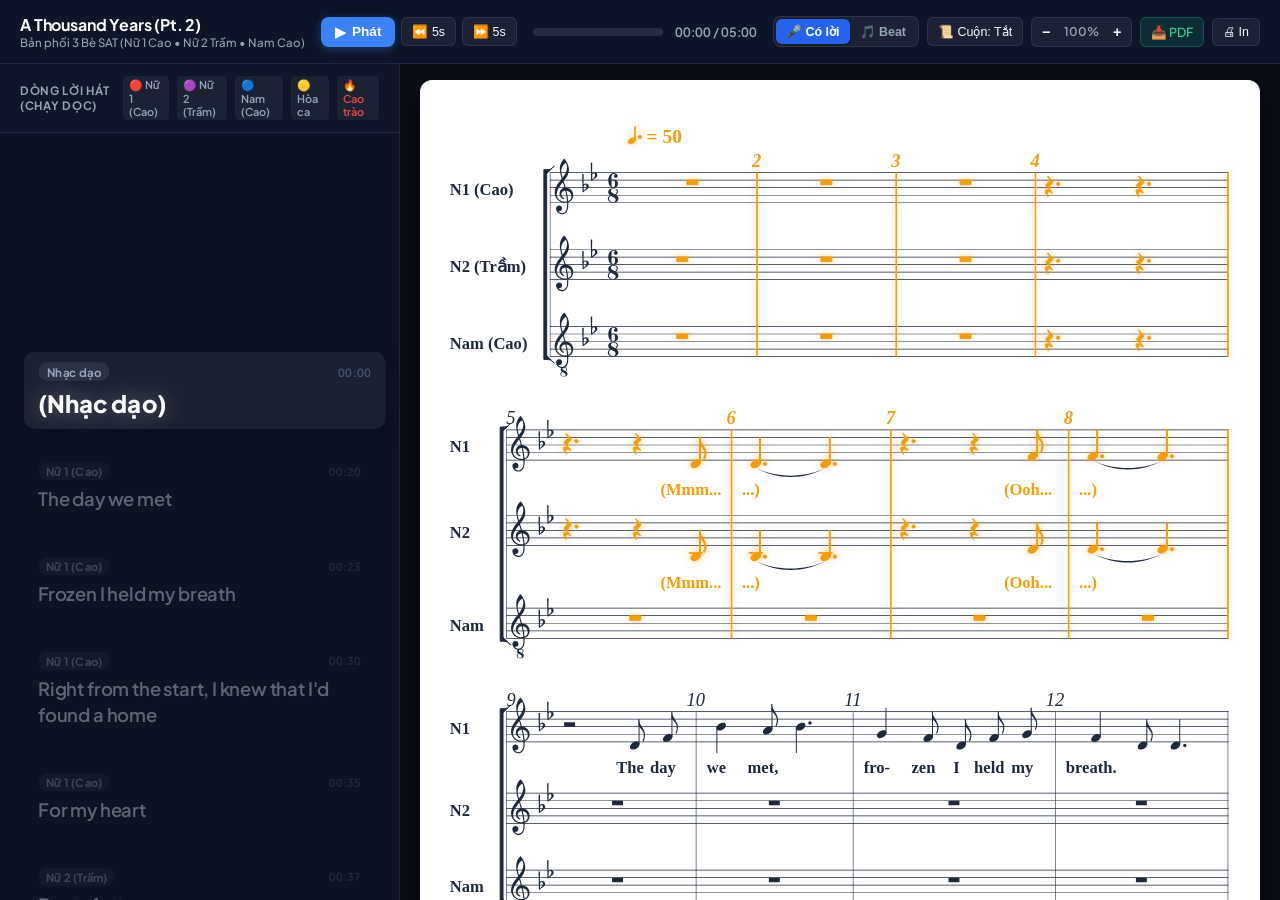
<file: index.html>
<!DOCTYPE html>
<html lang="vi">
<head>
  <meta charset="UTF-8">
  <meta name="viewport" content="width=device-width, initial-scale=1.0">
  <title>A Thousand Years (Pt. 2) - SAT 3 Bè</title>
  <!-- ABCjs Basic Library -->
  <script src="abcjs-basic-min.js"></script>
  <!-- Google Fonts -->
  <link rel="preconnect" href="https://fonts.googleapis.com">
  <link rel="preconnect" href="https://fonts.gstatic.com">
  <link href="https://fonts.googleapis.com/css2?family=Plus+Jakarta+Sans:wght@400;500;600;700;800&family=Playfair+Display:ital,wght@0,600;0,700;1,600&display=swap" rel="stylesheet">
  <!-- Stylesheet -->
  <link rel="stylesheet" href="app.css?v=20261027_07">
</head>

<body>
  <!-- AUDIO PLAYER -->
  <audio id="audio-player" src="vocal.mp3" preload="auto"></audio>

  <!-- TOP BAR: MINIMAL CONTROLS -->
  <header class="top-bar">
    <div class="top-bar-left">
      <div class="song-header">
        <h1 class="song-title">A Thousand Years (Pt. 2)</h1>
        <span class="song-artist">Bản phối 3 Bè SAT (Nữ 1 Cao • Nữ 2 Trầm • Nam Cao)</span>
      </div>
      <div class="transport-group">
        <button class="btn-play" id="btn-play" onclick="togglePlay()" title="Phát / Dừng">
          <span id="play-icon">▶</span>
          <span id="play-text">Phát</span>
        </button>
        <button class="btn-tool" onclick="seekRelative(-5)" title="Tua lùi 5s">⏪ 5s</button>
        <button class="btn-tool" onclick="seekRelative(5)" title="Tua tới 5s">⏩ 5s</button>
      </div>
    </div>

    <!-- TIMELINE & PROGRESS -->
    <div class="top-bar-center">
      <div class="seek-container" id="seek-bar" onclick="handleSeekClick(event)" title="Tua đến vị trí">
        <div class="seek-progress" id="progress-bar"></div>
      </div>
      <div class="time-readout" id="time-display">00:00 / 05:00</div>
    </div>

    <!-- RIGHT TOOLS -->
    <div class="top-bar-right">
      <div class="audio-switcher">
        <button class="mode-btn active" id="btn-mode-vocal" onclick="switchAudioMode('vocal')">🎤 Có lời</button>
        <button class="mode-btn" id="btn-mode-inst" onclick="switchAudioMode('instrumental')">🎵 Beat</button>
      </div>
      <button class="btn-tool" id="btn-autoscroll" onclick="toggleAutoScroll()" title="Tự động cuộn theo bài">📜 Cuộn: Tắt</button>
      <div class="zoom-controls">
        <button class="btn-zoom" onclick="changeZoom(-0.1)" title="Thu nhỏ sheet">−</button>
        <span class="zoom-level" id="zoom-text">100%</span>
        <button class="btn-zoom" onclick="changeZoom(0.1)" title="Phóng to sheet">+</button>
      </div>
      <a href="A_Thousand_Years_Pt2_Sheet_Music_3Be_SAT.pdf" download class="btn-tool btn-pdf" title="Tải PDF khổ A4 chuẩn">📥 PDF</a>
      <button class="btn-tool" onclick="window.print()" title="In bản nhạc">🖨 In</button>
    </div>
  </header>

  <!-- MAIN 2-COLUMN WORKSPACE: LEFT = VERTICAL LYRICS, RIGHT = SHEET MUSIC -->
  <main class="main-workspace">
    <!-- LEFT COLUMN: VERTICAL LYRICS STREAM (SPOTIFY / APPLE MUSIC STYLE) -->
    <section class="lyrics-column" id="lyrics-column-panel">
      <div class="column-header">
        <span class="header-tag">DÒNG LỜI HÁT (CHẠY DỌC)</span>
        <div class="legend-mini">
          <span class="dot-legend dot-n1" title="Nữ 1 (Cao)">🔴 Nữ 1 (Cao)</span>
          <span class="dot-legend dot-n2" title="Nữ 2 (Trầm)">🟣 Nữ 2 (Trầm)</span>
          <span class="dot-legend dot-nam" title="Nam (Cao)">🔵 Nam (Cao)</span>
          <span class="dot-legend dot-trio" title="Hòa ca">🟡 Hòa ca</span>
          <span class="dot-legend dot-climax" title="Cao trào">🔥 Cao trào</span>
        </div>
      </div>
      <div class="lyrics-stream" id="lyrics-stream">
        <!-- Rendered dynamically by app.js -->
      </div>
    </section>

    <!-- RIGHT COLUMN: SHEET MUSIC (3-STAVE SAT SCORE) -->
    <section class="sheet-column" id="sheet-column-panel">
      <div class="sheet-paper-container">
        <div id="sheet-paper"></div>
      </div>
    </section>
  </main>

  <!-- SCRIPTS -->
  <script src="data.js?v=20261027_07"></script>
  <script src="app.js?v=20261027_07"></script>
</body>
</html>
</file>
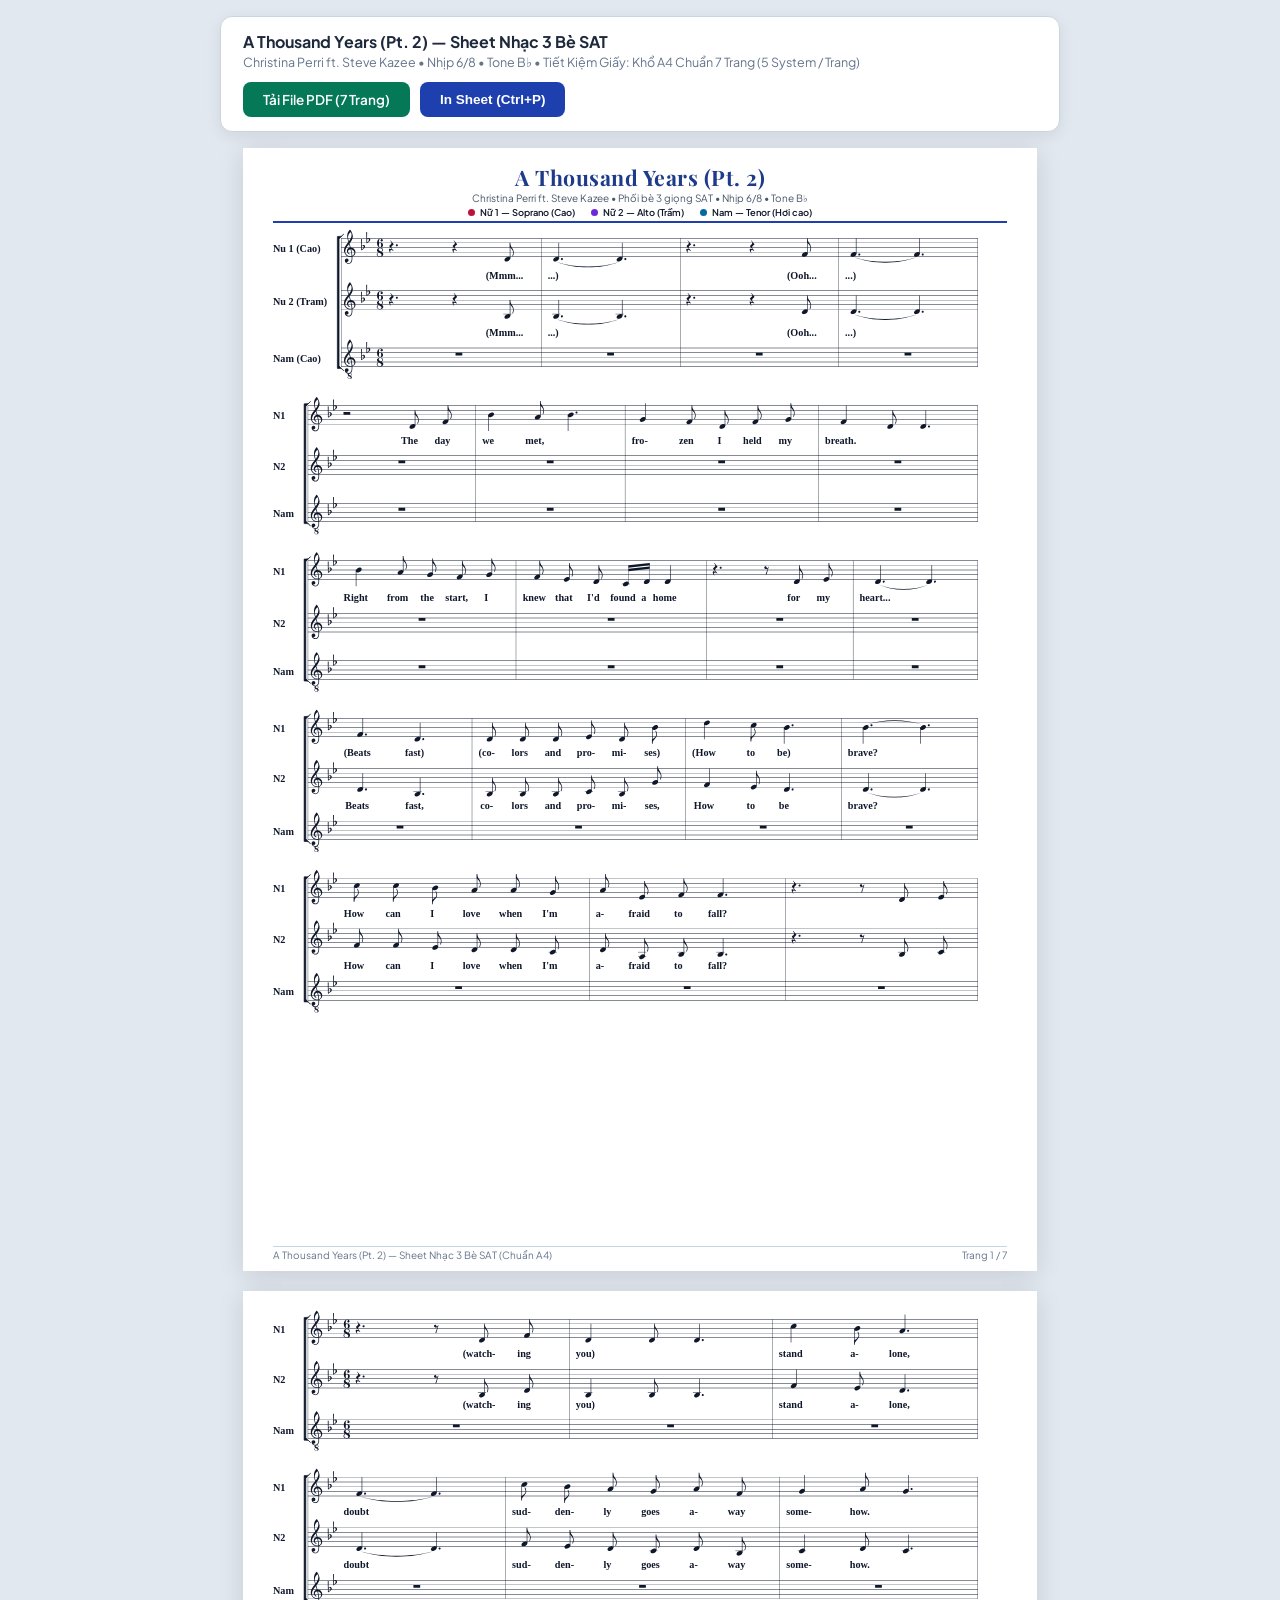
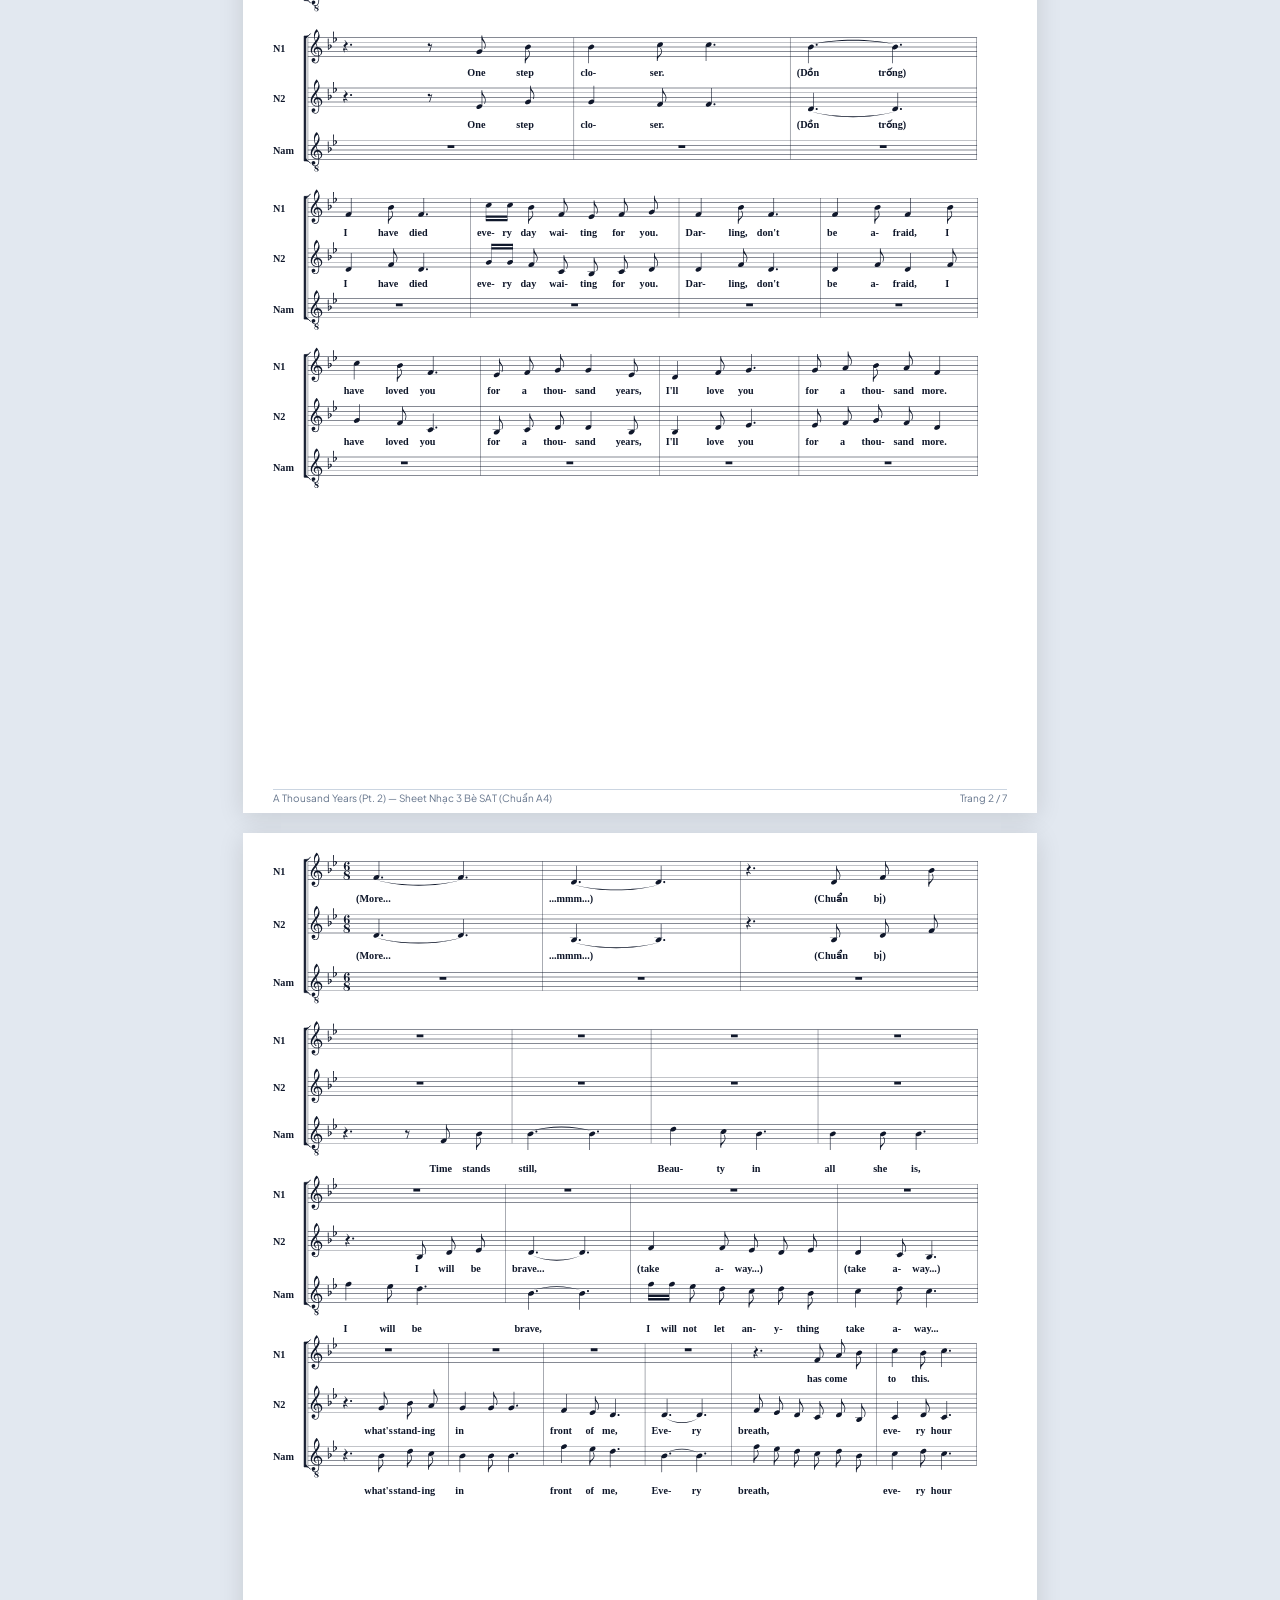
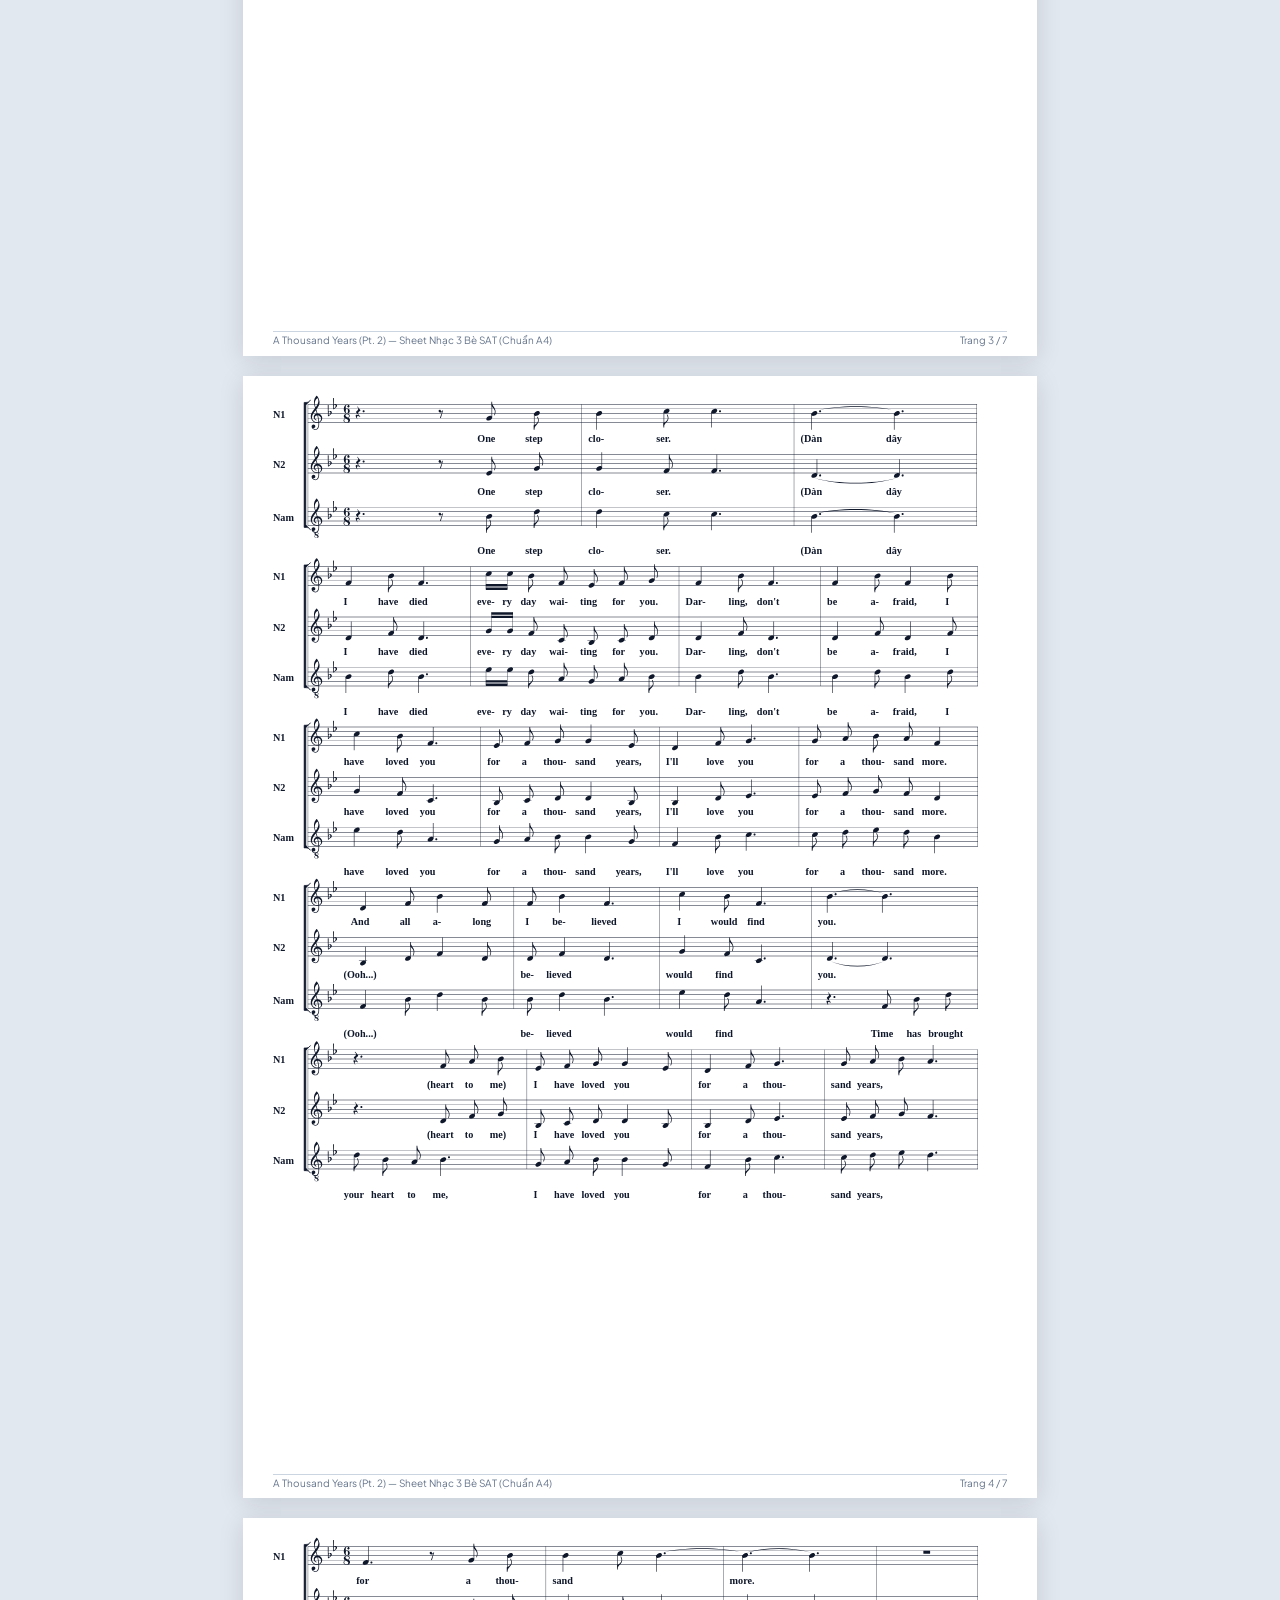
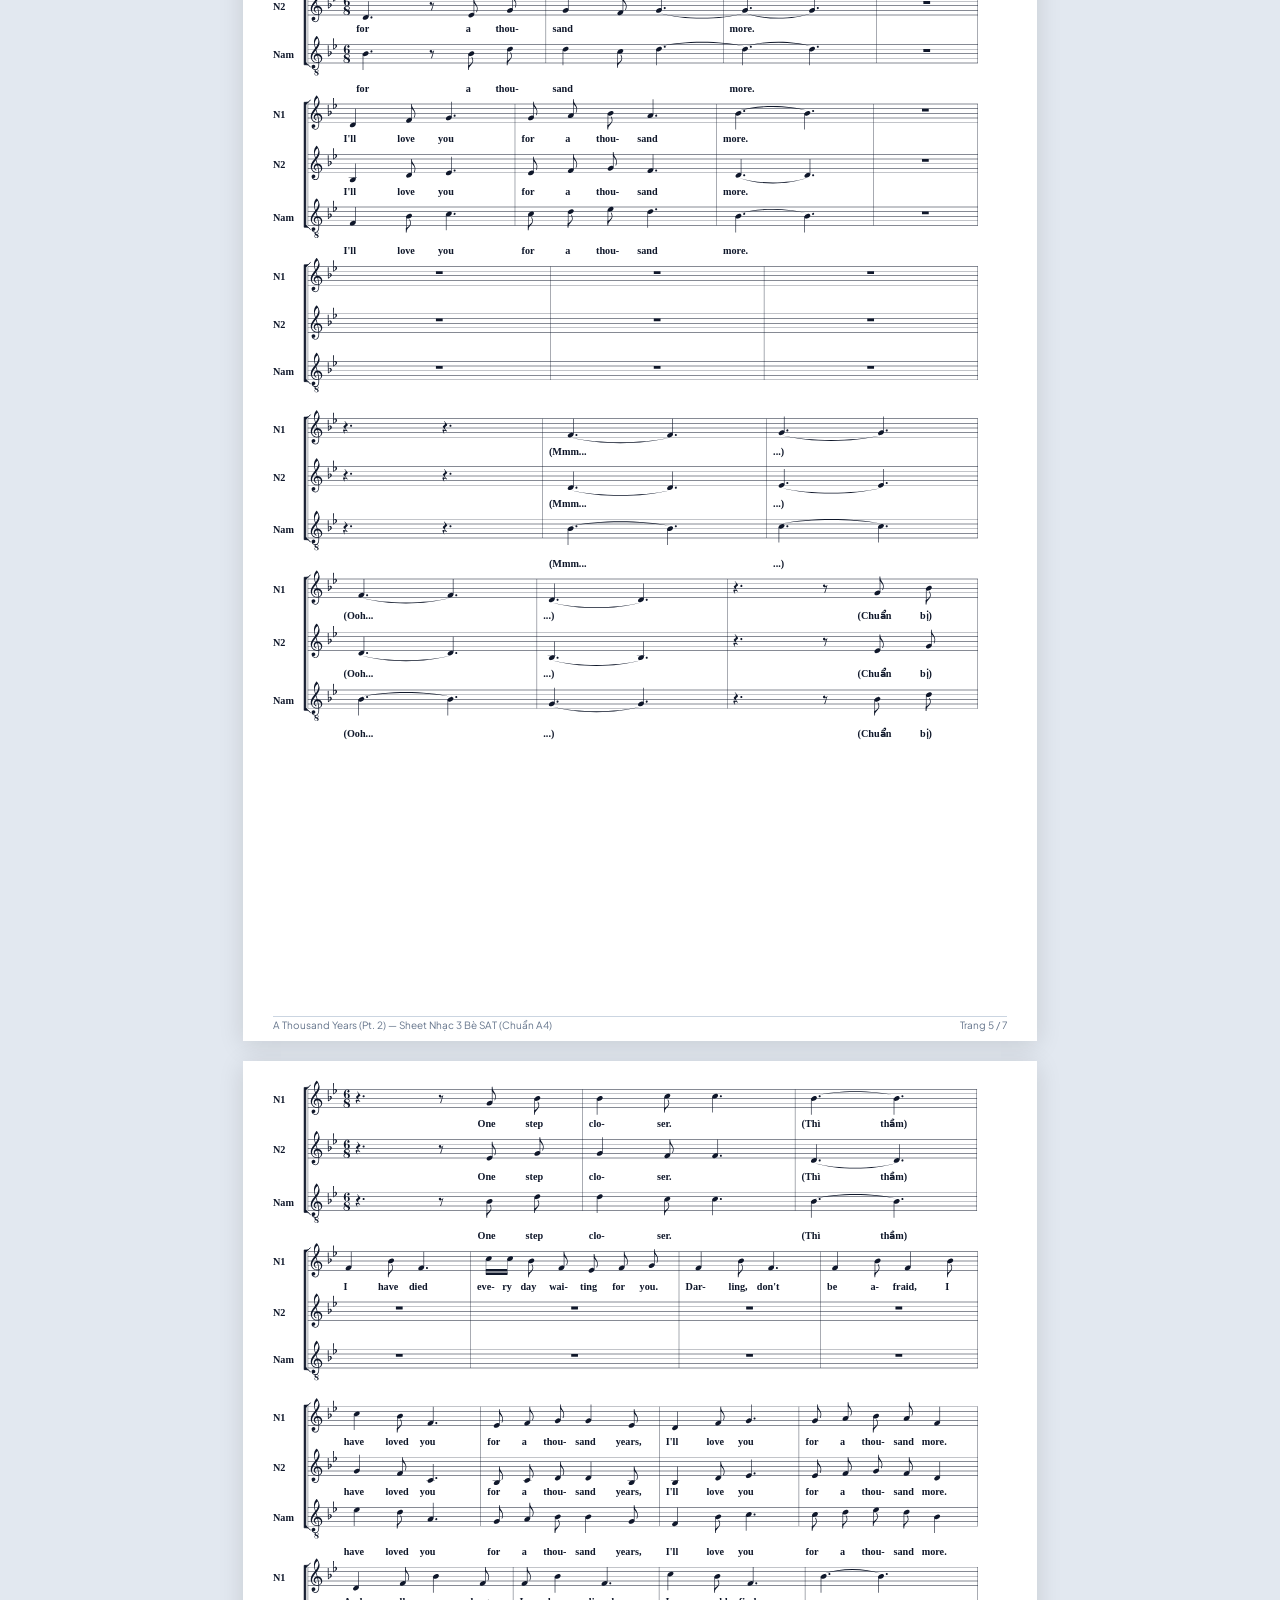
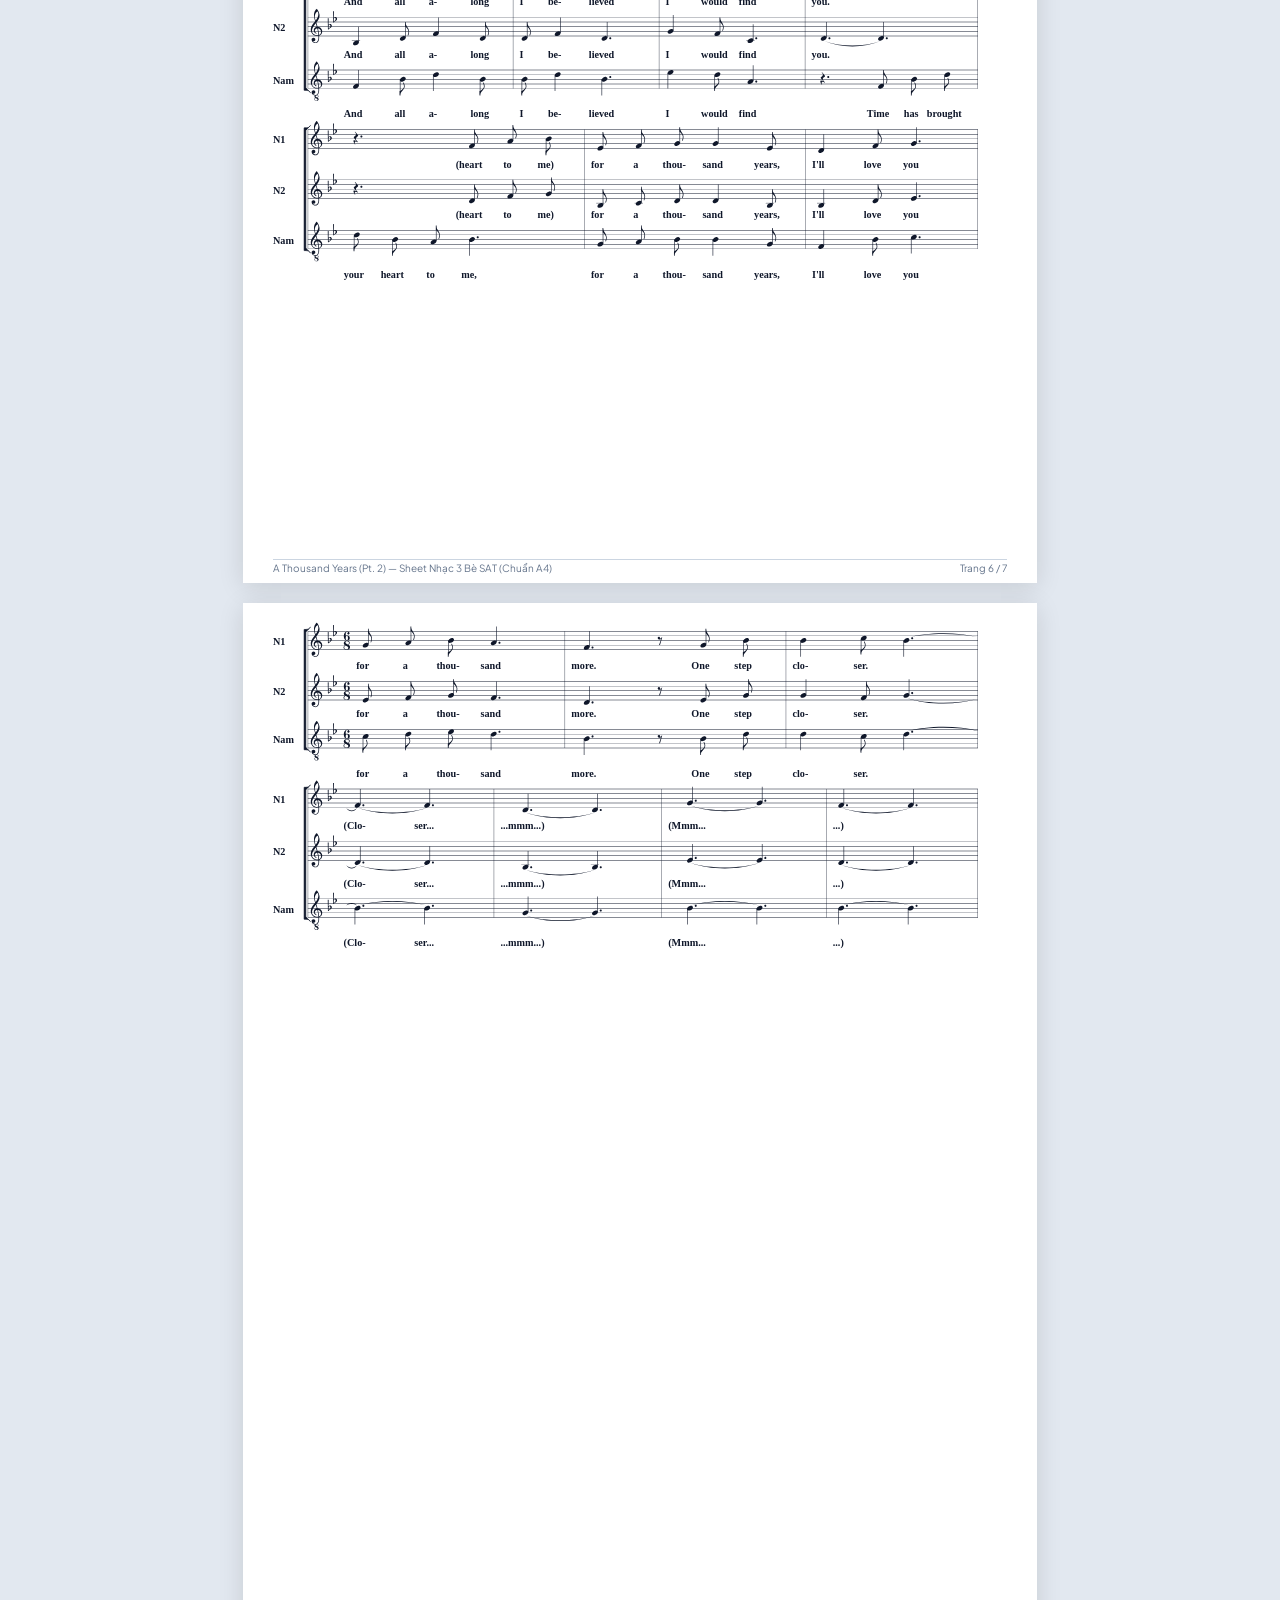
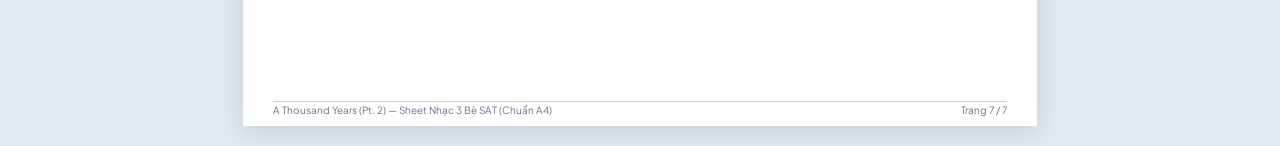
<file: download_sheet.html>
<!DOCTYPE html>
<html lang="vi">
<head>
  <meta charset="UTF-8">
  <meta name="viewport" content="width=device-width, initial-scale=1.0">
  <title>A Thousand Years (Pt. 2) - Sheet Nhac 3 Be SAT</title>
  <script src="abcjs-basic-min.js"></script>
  <link href="https://fonts.googleapis.com/css2?family=Plus+Jakarta+Sans:wght@500;600;700;800&family=Playfair+Display:ital,wght@0,700;1,600&display=swap" rel="stylesheet">
  <style>
    @page {
      size: A4 portrait;
      margin: 0;
    }
    * {
      box-sizing: border-box;
      margin: 0;
      padding: 0;
    }
    body {
      font-family: "Plus Jakarta Sans", -apple-system, BlinkMacSystemFont, "Segoe UI", Roboto, sans-serif;
      background: #e2e8f0;
      color: #0f172a;
      -webkit-print-color-adjust: exact;
      print-color-adjust: exact;
    }
    @media screen {
      .action-bar {
        max-width: 840px;
        margin: 16px auto;
        background: #fff;
        border: 1px solid #cbd5e1;
        border-radius: 12px;
        padding: 14px 22px;
        display: flex;
        flex-wrap: wrap;
        align-items: center;
        justify-content: space-between;
        gap: 12px;
        box-shadow: 0 4px 16px rgba(0,0,0,.08);
      }
      .action-bar h2 {
        font-size: 16px;
        font-weight: 700;
        color: #1e293b;
      }
      .action-bar p {
        font-size: 12.5px;
        color: #64748b;
        margin-top: 2px;
      }
      .btn {
        display: inline-flex;
        align-items: center;
        gap: 6px;
        padding: 9px 20px;
        border-radius: 8px;
        font-size: 13.5px;
        font-weight: 600;
        cursor: pointer;
        text-decoration: none;
        border: none;
        transition: all 0.2s ease;
      }
      .btn-print {
        background: #1e40af;
        color: #fff;
      }
      .btn-print:hover {
        background: #1e3a8a;
      }
      .btn-pdf {
        background: #047857;
        color: #fff;
      }
      .btn-pdf:hover {
        background: #065f46;
      }
      .a4-page {
        width: 210mm;
        height: 297mm;
        max-height: 297mm;
        min-height: 297mm;
        box-sizing: border-box;
        padding: 4mm 8mm 7mm 8mm;
        margin: 0 auto 20px auto;
        background: #fff;
        box-shadow: 0 4px 24px rgba(0,0,0,.12);
        position: relative;
        display: flex;
        flex-direction: column;
        overflow: hidden;
      }
    }
    @media print {
      body {
        background: #fff !important;
        margin: 0 !important;
        padding: 0 !important;
      }
      .action-bar {
        display: none !important;
      }
      .a4-page {
        width: 210mm !important;
        height: 297mm !important;
        max-height: 297mm !important;
        min-height: 297mm !important;
        box-sizing: border-box !important;
        padding: 4mm 8mm 7mm 8mm !important;
        margin: 0 !important;
        page-break-before: always !important;
        page-break-after: always !important;
        break-before: page !important;
        break-after: page !important;
        break-inside: avoid !important;
        box-shadow: none !important;
        overflow: hidden !important;
        position: relative !important;
        display: flex !important;
        flex-direction: column !important;
      }
      .a4-page:first-child {
        page-break-before: avoid !important;
        break-before: avoid !important;
      }
      .a4-page:last-child {
        page-break-after: avoid !important;
        break-after: avoid !important;
      }
    }
    .p1-header {
      text-align: center;
      border-bottom: 2px solid #1e40af;
      padding-bottom: 2px;
      margin-bottom: 2px;
      flex-shrink: 0;
    }
    .p1-title {
      font-family: "Playfair Display", serif;
      font-size: 16pt;
      font-weight: 700;
      color: #1e3a8a;
      letter-spacing: 0.5px;
    }
    .p1-sub {
      font-size: 7.5pt;
      color: #475569;
      margin-top: 1px;
    }
    .p1-legend {
      display: flex;
      justify-content: center;
      gap: 16px;
      margin: 2px 0 1px 0;
    }
    .legend-item {
      font-size: 7pt;
      font-weight: 600;
      display: flex;
      align-items: center;
      gap: 5px;
    }
    .legend-dot {
      width: 7px;
      height: 7px;
      border-radius: 50%;
      display: inline-block;
    }
    .sheet-content {
      width: 100%;
      flex: 1;
      overflow: visible;
    }
    .sheet-content svg {
      display: block;
      margin: 0 auto;
    }
    .page-footer {
      position: absolute;
      bottom: 2.5mm;
      left: 8mm;
      right: 8mm;
      display: flex;
      justify-content: space-between;
      font-size: 7.5pt;
      color: #64748b;
      border-top: 1px solid #cbd5e1;
      padding-top: 2px;
      flex-shrink: 0;
    }
  </style>
</head>
<body>

<div class="action-bar">
  <div>
    <h2>A Thousand Years (Pt. 2) &mdash; Sheet Nhạc 3 Bè SAT</h2>
    <p>Christina Perri ft. Steve Kazee &bull; Nhịp 6/8 &bull; Tone B&flat; &bull; Tiết Kiệm Giấy: Khổ A4 Chuẩn 7 Trang (5 System / Trang)</p>
  </div>
  <div style="display:flex; gap:10px;">
    <a href="A_Thousand_Years_Pt2_Sheet_Music_3Be_SAT.pdf" download class="btn btn-pdf">Tải File PDF (7 Trang)</a>
    <button class="btn btn-print" onclick="window.print()">In Sheet (Ctrl+P)</button>
  </div>
</div>

<div class="a4-page" id="page-1">
  <div class="p1-header">
    <div class="p1-title">A Thousand Years (Pt. 2)</div>
    <div class="p1-sub">Christina Perri ft. Steve Kazee &bull; Phối bè 3 giọng SAT &bull; Nhịp 6/8 &bull; Tone B&flat;</div>
    <div class="p1-legend">
      <span class="legend-item"><span class="legend-dot" style="background:#be123c"></span>Nữ 1 &mdash; Soprano (Cao)</span>
      <span class="legend-item"><span class="legend-dot" style="background:#6d28d9"></span>Nữ 2 &mdash; Alto (Trầm)</span>
      <span class="legend-item"><span class="legend-dot" style="background:#0369a1"></span>Nam &mdash; Tenor (Hơi cao)</span>
    </div>
  </div>
  <div class="sheet-content" id="sheet-1"></div>
  <div class="page-footer">
    <span>A Thousand Years (Pt. 2) &mdash; Sheet Nhạc 3 Bè SAT (Chuẩn A4)</span>
    <span>Trang 1 / 7</span>
  </div>
</div>
<div class="a4-page" id="page-2">
  <div class="sheet-content" id="sheet-2"></div>
  <div class="page-footer">
    <span>A Thousand Years (Pt. 2) &mdash; Sheet Nhạc 3 Bè SAT (Chuẩn A4)</span>
    <span>Trang 2 / 7</span>
  </div>
</div>
<div class="a4-page" id="page-3">
  <div class="sheet-content" id="sheet-3"></div>
  <div class="page-footer">
    <span>A Thousand Years (Pt. 2) &mdash; Sheet Nhạc 3 Bè SAT (Chuẩn A4)</span>
    <span>Trang 3 / 7</span>
  </div>
</div>
<div class="a4-page" id="page-4">
  <div class="sheet-content" id="sheet-4"></div>
  <div class="page-footer">
    <span>A Thousand Years (Pt. 2) &mdash; Sheet Nhạc 3 Bè SAT (Chuẩn A4)</span>
    <span>Trang 4 / 7</span>
  </div>
</div>
<div class="a4-page" id="page-5">
  <div class="sheet-content" id="sheet-5"></div>
  <div class="page-footer">
    <span>A Thousand Years (Pt. 2) &mdash; Sheet Nhạc 3 Bè SAT (Chuẩn A4)</span>
    <span>Trang 5 / 7</span>
  </div>
</div>
<div class="a4-page" id="page-6">
  <div class="sheet-content" id="sheet-6"></div>
  <div class="page-footer">
    <span>A Thousand Years (Pt. 2) &mdash; Sheet Nhạc 3 Bè SAT (Chuẩn A4)</span>
    <span>Trang 6 / 7</span>
  </div>
</div>
<div class="a4-page" id="page-7">
  <div class="sheet-content" id="sheet-7"></div>
  <div class="page-footer">
    <span>A Thousand Years (Pt. 2) &mdash; Sheet Nhạc 3 Bè SAT (Chuẩn A4)</span>
    <span>Trang 7 / 7</span>
  </div>
</div>

<script>
const PAGES_ABC = ["X:1\nM:6/8\nL:1/8\nK:Bb\n%%score [ Soprano | Alto | Tenor ]\n%%stretchlast 1\nV:Soprano name=\"Nu 1 (Cao)\" snm=\"N1\" clef=treble\nV:Alto    name=\"Nu 2 (Tram)\" snm=\"N2\" clef=treble\nV:Tenor   name=\"Nam (Cao)\"  snm=\"Nam\" clef=treble-8\n[V:Soprano] z3 z2 D | D3- D3 | z3 z2 F | F3- F3 |\nw: (Mmm... | ...) | (Ooh... | ...) |\n[V:Alto] z3 z2 B, | B,3- B,3 | z3 z2 D | D3- D3 |\nw: (Mmm... | ...) | (Ooh... | ...) |\n[V:Tenor] z6 | z6 | z6 | z6 |\nw:  |  |  |  |\n% === Verse 1A: Solo Nu 1 (Cao) - Christina Perri (Nam nghi) ===\n[V:Soprano] z4 D F | B2 A B3 | G2 F D F G | F2 D D3 |\nw: The day | we met, _ | fro- zen I held my | breath. _ _ |\n[V:Alto] z6 | z6 | z6 | z6 |\nw:  |  |  |  |\n[V:Tenor] z6 | z6 | z6 | z6 |\nw:  |  |  |  |\n[V:Soprano] B2 A G F G | F E D C/2D/2 D2 | z3 z D E | D3- D3 |\nw: Right from the start, I | knew that I'd found a home | for my | heart... _ |\n[V:Alto] z6 | z6 | z6 | z6 |\nw:  |  |  |  |\n[V:Tenor] z6 | z6 | z6 | z6 |\nw:  |  |  |  |\n% === Verse 1B: Nữ 2 (Trầm) Lead + Nữ 1 (Cao) Bè (Nam nghỉ) ===\n[V:Soprano] F3 D3 | D D D E D B | d2 c B3 | B3- B3 |\nw: (Beats fast) | (co- lors and pro- mi- ses) | (How to be) | brave? _ |\n[V:Alto] D3 B,3 | B, B, B, C B, G | F2 E D3 | D3- D3 |\nw: Beats fast, | co- lors and pro- mi- ses, | How to be | brave? _ |\n[V:Tenor] z6 | z6 | z6 | z6 |\nw:  |  |  |  |\n[V:Soprano] c c B A A G | A E F F3 | z3 z D E |\nw: How can I love when I'm | a- fraid to fall? _ | (Chuẩn bị) |\n[V:Alto] F F E D D C | D A, B, B,3 | z3 z B, C |\nw: How can I love when I'm | a- fraid to fall? _ | (Chuẩn bị) |\n[V:Tenor] z6 | z6 | z6 |\nw:  |  |  |", "X:1\nM:6/8\nL:1/8\nK:Bb\n%%score [ Soprano | Alto | Tenor ]\n%%stretchlast 1\nV:Soprano name=\"N1\" snm=\"N1\" clef=treble\nV:Alto    name=\"N2\" snm=\"N2\" clef=treble\nV:Tenor   name=\"Nam\" snm=\"Nam\" clef=treble-8\n% === Pre-Chorus 1: Nữ 1 Lead + Nữ 2 Bè trầm (Nam nghỉ) ===\n[V:Soprano] z3 z D F | D2 D D3 | c2 B A3 |\nw: (watch- ing you) | stand a- lone, | All of my |\n[V:Alto] z3 z B, D | B,2 B, B,3 | F2 E D3 |\nw: (watch- ing you) | stand a- lone, | All of my |\n[V:Tenor] z6 | z6 | z6 |\nw:  |  |  |\n[V:Soprano] F3- F3 | c B A G A F | G2 A G3 |\nw: doubt _ | sud- den- ly goes a- way | some- how. _ |\n[V:Alto] D3- D3 | F E D C D B, | C2 D C3 |\nw: doubt _ | sud- den- ly goes a- way | some- how. _ |\n[V:Tenor] z6 | z6 | z6 |\nw:  |  |  |\n% === Refrain 1: Song ca Nữ 1 + Nữ 2 (Nam nghỉ) ===\n[V:Soprano] z3 z G B | B2 c c3 | B3- B3 |\nw: One step | clo- ser. _ | (Dồn trống) |\n[V:Alto] z3 z E G | G2 F F3 | D3- D3 |\nw: One step | clo- ser. _ | (Dồn trống) |\n[V:Tenor] z6 | z6 | z6 |\nw:  |  |  |\n% === Chorus 1: Nữ 1 Lead chính + Nữ 2 Bè trầm (Nam chuẩn bị) ===\n[V:Soprano] F2 B F3 | c/2c/2 B F E F G | F2 B F3 | F2 B F2 B |\nw: I have died | eve- ry day wai- ting for you. | Dar- ling, don't | be a- fraid, I |\n[V:Alto] D2 F D3 | G/2G/2 F C B, C D | D2 F D3 | D2 F D2 F |\nw: I have died | eve- ry day wai- ting for you. | Dar- ling, don't | be a- fraid, I |\n[V:Tenor] z6 | z6 | z6 | z6 |\nw:  |  |  |  |\n[V:Soprano] c2 B F3 | E F G G2 E | D2 F G3 | G A B A F2 |\nw: have loved you | for a thou- sand years, | I'll love you | for a thou- sand more. |\n[V:Alto] G2 F C3 | B, C D D2 B, | B,2 D E3 | E F G F D2 |\nw: have loved you | for a thou- sand years, | I'll love you | for a thou- sand more. |\n[V:Tenor] z6 | z6 | z6 | z6 |\nw:  |  |  |  |", "X:1\nM:6/8\nL:1/8\nK:Bb\n%%score [ Soprano | Alto | Tenor ]\n%%stretchlast 1\nV:Soprano name=\"N1\" snm=\"N1\" clef=treble\nV:Alto    name=\"N2\" snm=\"N2\" clef=treble\nV:Tenor   name=\"Nam\" snm=\"Nam\" clef=treble-8\n[V:Soprano] F3- F3 | D3- D3 | z3 D F B |\nw: (More... | ...mmm...) | (Chuẩn bị) |\n[V:Alto] D3- D3 | B,3- B,3 | z3 B, D F |\nw: (More... | ...mmm...) | (Chuẩn bị) |\n[V:Tenor] z6 | z6 | z6 |\nw:  |  |  |\n% === Verse 2: Solo Nam (Steve Kazee) + Bè Nữ 2 ===\n[V:Soprano] z6 | z6 | z6 | z6 |\nw:  |  |  |  |\n[V:Alto] z6 | z6 | z6 | z6 |\nw:  |  |  |  |\n[V:Tenor] z3 z F B | B3- B3 | d2 c B3 | B2 B B3 |\nw: Time stands | still, _ | Beau- ty in | all she is, |\n[V:Soprano] z6 | z6 | z6 | z6 |\nw:  |  |  |  |\n[V:Alto] z3 B, D E | D3- D3 | F2 F E D E | D2 C B,3 |\nw: I will be | brave... _ | (take a- way...) | (take a- way...) |\n[V:Tenor] f2 e d3 | B3- B3 | f/2f/2 e d c d B | c2 d c3 |\nw: I will be | brave, _ | I will not let an- y- thing | take a- way... _ |\n% === Verse 2B: Nam Lead + Nữ 2 Bè Trầm (Nữ 1 đón) ===\n[V:Soprano] z6 | z6 | z6 | z6 | z3 F A B | c2 B c3 |\nw:  |  |  |  | has come | to this. _ |\n[V:Alto] z3 G B A | G2 G G3 | F2 E D3 | D3- D3 | F E D C D B, | C2 D C3 |\nw: what's stand- ing in | front of me, | Eve- ry | breath, _ | eve- ry hour has come | to this. _ |\n[V:Tenor] z3 B d c | B2 B B3 | f2 e d3 | B3- B3 | f e d c d B | c2 d c3 |\nw: what's stand- ing in | front of me, | Eve- ry | breath, _ | eve- ry hour has come | to this. _ |", "X:1\nM:6/8\nL:1/8\nK:Bb\n%%score [ Soprano | Alto | Tenor ]\n%%stretchlast 1\nV:Soprano name=\"N1\" snm=\"N1\" clef=treble\nV:Alto    name=\"N2\" snm=\"N2\" clef=treble\nV:Tenor   name=\"Nam\" snm=\"Nam\" clef=treble-8\n% === Refrain 2: Duet Nam + Nữ 1 (Nữ 2 Bè) ===\n[V:Soprano] z3 z G B | B2 c c3 | B3- B3 |\nw: One step | clo- ser. _ | (Dàn dây dồn) |\n[V:Alto] z3 z E G | G2 F F3 | D3- D3 |\nw: One step | clo- ser. _ | (Dàn dây dồn) |\n[V:Tenor] z3 z B d | d2 c c3 | B3- B3 |\nw: One step | clo- ser. _ | (Dàn dây dồn) |\n% === Chorus 2: Tam ca 3 Bè (SAT Đại trào) ===\n[V:Soprano] F2 B F3 | c/2c/2 B F E F G | F2 B F3 | F2 B F2 B |\nw: I have died | eve- ry day wai- ting for you. | Dar- ling, don't | be a- fraid, I |\n[V:Alto] D2 F D3 | G/2G/2 F C B, C D | D2 F D3 | D2 F D2 F |\nw: I have died | eve- ry day wai- ting for you. | Dar- ling, don't | be a- fraid, I |\n[V:Tenor] B2 d B3 | e/2e/2 d A G A B | B2 d B3 | B2 d B2 d |\nw: I have died | eve- ry day wai- ting for you. | Dar- ling, don't | be a- fraid, I |\n[V:Soprano] c2 B F3 | E F G G2 E | D2 F G3 | G A B A F2 |\nw: have loved you | for a thou- sand years, | I'll love you | for a thou- sand more. |\n[V:Alto] G2 F C3 | B, C D D2 B, | B,2 D E3 | E F G F D2 |\nw: have loved you | for a thou- sand years, | I'll love you | for a thou- sand more. |\n[V:Tenor] e2 d A3 | G A B B2 G | F2 B c3 | c d e d B2 |\nw: have loved you | for a thou- sand years, | I'll love you | for a thou- sand more. |\n% === Bridge: Nữ 1 -> Nam -> Tam ca SAT Đỉnh điểm ===\n[V:Soprano] D2 F B2 F | F B2 F3 | c2 B F3 | B3- B3 |\nw: And all a- long | I be- lieved | I would find | you. _ |\n[V:Alto] B,2 D F2 D | D F2 D3 | G2 F C3 | D3- D3 |\nw: (Ooh...) | be- lieved | would find | you. _ |\n[V:Tenor] F2 B d2 B | B d2 B3 | e2 d A3 | z3 F B d |\nw: (Ooh...) | be- lieved | would find | Time has brought |\n[V:Soprano] z3 F A B | E F G G2 E | D2 F G3 | G A B A3 |\nw: (heart to me) | I have loved you | for a thou- sand years, | I'll love you |\n[V:Alto] z3 D F G | B, C D D2 B, | B,2 D E3 | E F G F3 |\nw: (heart to me) | I have loved you | for a thou- sand years, | I'll love you |\n[V:Tenor] d B A B3 | G A B B2 G | F2 B c3 | c d e d3 |\nw: your heart to me, | I have loved you | for a thou- sand years, | I'll love you |", "X:1\nM:6/8\nL:1/8\nK:Bb\n%%score [ Soprano | Alto | Tenor ]\n%%stretchlast 1\nV:Soprano name=\"N1\" snm=\"N1\" clef=treble\nV:Alto    name=\"N2\" snm=\"N2\" clef=treble\nV:Tenor   name=\"Nam\" snm=\"Nam\" clef=treble-8\n[V:Soprano] F3 z G B | B2 c B3- | B3- B3 | z6 |\nw: for a thou- sand | more. _ | (Cao trào) |  |\n[V:Alto] D3 z E G | G2 F G3- | G3- G3 | z6 |\nw: for a thou- sand | more. _ | (Cao trào) |  |\n[V:Tenor] B3 z B d | d2 c d3- | d3- d3 | z6 |\nw: for a thou- sand | more. _ | (Cao trào) |  |\n[V:Soprano] D2 F G3 | G A B A3 | B3- B3 | z6 |\nw: I'll love you | for a thou- sand | more. _ |  |\n[V:Alto] B,2 D E3 | E F G F3 | D3- D3 | z6 |\nw: I'll love you | for a thou- sand | more. _ |  |\n[V:Tenor] F2 B c3 | c d e d3 | B3- B3 | z6 |\nw: I'll love you | for a thou- sand | more. _ |  |\n% === Interlude (Cello Solo): Cello Solo & Tam ca Hòa âm ngân dịu ===\n[V:Soprano] z6 | z6 | z6 |\nw:  |  |  |\n[V:Alto] z6 | z6 | z6 |\nw:  |  |  |\n[V:Tenor] z6 | z6 | z6 |\nw:  |  |  |\n[V:Soprano] z3 z3 | F3- F3 | G3- G3 |\nw:  | (Mmm... | ...) |\n[V:Alto] z3 z3 | D3- D3 | E3- E3 |\nw:  | (Mmm... | ...) |\n[V:Tenor] z3 z3 | B3- B3 | c3- c3 |\nw:  | (Mmm... | ...) |\n[V:Soprano] F3- F3 | D3- D3 | z3 z G B |\nw: (Ooh... | ...) | (Chuẩn bị) |\n[V:Alto] D3- D3 | B,3- B,3 | z3 z E G |\nw: (Ooh... | ...) | (Chuẩn bị) |\n[V:Tenor] B3- B3 | G3- G3 | z3 z B d |\nw: (Ooh... | ...) | (Chuẩn bị) |", "X:1\nM:6/8\nL:1/8\nK:Bb\n%%score [ Soprano | Alto | Tenor ]\n%%stretchlast 1\nV:Soprano name=\"N1\" snm=\"N1\" clef=treble\nV:Alto    name=\"N2\" snm=\"N2\" clef=treble\nV:Tenor   name=\"Nam\" snm=\"Nam\" clef=treble-8\n% === Refrain 3: Tam ca 3 Bè (Thì thầm mộc) ===\n[V:Soprano] z3 z G B | B2 c c3 | B3- B3 |\nw: One step | clo- ser. _ | (Thì thầm) |\n[V:Alto] z3 z E G | G2 F F3 | D3- D3 |\nw: One step | clo- ser. _ | (Thì thầm) |\n[V:Tenor] z3 z B d | d2 c c3 | B3- B3 |\nw: One step | clo- ser. _ | (Thì thầm) |\n% === Chorus 3 (Intimate & Climax): Nữ 1 Solo Mộc -> Bùng nổ Tam ca SAT ===\n[V:Soprano] F2 B F3 | c/2c/2 B F E F G | F2 B F3 | F2 B F2 B |\nw: I have died | eve- ry day wai- ting for you. | Dar- ling, don't | be a- fraid, I |\n[V:Alto] z6 | z6 | z6 | z6 |\nw:  |  |  |  |\n[V:Tenor] z6 | z6 | z6 | z6 |\nw:  |  |  |  |\n[V:Soprano] c2 B F3 | E F G G2 E | D2 F G3 | G A B A F2 |\nw: have loved you | for a thou- sand years, | I'll love you | for a thou- sand more. |\n[V:Alto] G2 F C3 | B, C D D2 B, | B,2 D E3 | E F G F D2 |\nw: have loved you | for a thou- sand years, | I'll love you | for a thou- sand more. |\n[V:Tenor] e2 d A3 | G A B B2 G | F2 B c3 | c d e d B2 |\nw: have loved you | for a thou- sand years, | I'll love you | for a thou- sand more. |\n% === Outro & Climax: Tam ca 3 Bè SAT Polyphony & Kết ===\n[V:Soprano] D2 F B2 F | F B2 F3 | c2 B F3 | B3- B3 |\nw: And all a- long | I be- lieved | I would find | you. _ |\n[V:Alto] B,2 D F2 D | D F2 D3 | G2 F C3 | D3- D3 |\nw: And all a- long | I be- lieved | I would find | you. _ |\n[V:Tenor] F2 B d2 B | B d2 B3 | e2 d A3 | z3 F B d |\nw: And all a- long | I be- lieved | I would find | Time has brought |\n[V:Soprano] z3 F A B | E F G G2 E | D2 F G3 |\nw: (heart to me) | for a thou- sand years, | I'll love you |\n[V:Alto] z3 D F G | B, C D D2 B, | B,2 D E3 |\nw: (heart to me) | for a thou- sand years, | I'll love you |\n[V:Tenor] d B A B3 | G A B B2 G | F2 B c3 |\nw: your heart to me, | for a thou- sand years, | I'll love you |", "X:1\nM:6/8\nL:1/8\nK:Bb\n%%score [ Soprano | Alto | Tenor ]\n%%stretchlast 1\nV:Soprano name=\"N1\" snm=\"N1\" clef=treble\nV:Alto    name=\"N2\" snm=\"N2\" clef=treble\nV:Tenor   name=\"Nam\" snm=\"Nam\" clef=treble-8\n[V:Soprano] G A B A3 | F3 z G B | B2 c B3- |\nw: for a thou- sand | more. One step | clo- ser. _ |\n[V:Alto] E F G F3 | D3 z E G | G2 F G3- |\nw: for a thou- sand | more. One step | clo- ser. _ |\n[V:Tenor] c d e d3 | B3 z B d | d2 c d3- |\nw: for a thou- sand | more. One step | clo- ser. _ |\n% === Coda & Kết: Trio Ngân dịu & Fade out ===\n[V:Soprano] F3- F3 | D3- D3 | G3- G3 | F3- F3 |\nw: (Clo- ser... | ...mmm...) | (Mmm... | ...) |\n[V:Alto] D3- D3 | B,3- B,3 | E3- E3 | D3- D3 |\nw: (Clo- ser... | ...mmm...) | (Mmm... | ...) |\n[V:Tenor] B3- B3 | G3- G3 | B3- B3 | B3- B3 |\nw: (Clo- ser... | ...mmm...) | (Mmm... | ...) |"];

function renderAll() {
  PAGES_ABC.forEach(function(abc, idx) {
    var pid = idx + 1;
    ABCJS.renderAbc("sheet-" + pid, abc, {
      scale: 0.60,
      staffwidth: 705,
      paddingtop: 0,
      paddingbottom: 0,
      paddingleft: 0,
      paddingright: 0,
      add_classes: true
    });
  });
}

if (document.readyState === "loading") {
  document.addEventListener("DOMContentLoaded", renderAll);
} else {
  renderAll();
}
</script>
</body>
</html>
</file>
<file: app.css>
/* Master Stylesheet - A Thousand Years (Pt. 2) SAT 3-Voice Player */

:root {
  --bg-main: #0b0f19;
  --bg-card: #131b2e;
  --bg-deck: rgba(15, 23, 42, 0.95);
  --border-subtle: rgba(255, 255, 255, 0.08);
  --border-accent: rgba(255, 255, 255, 0.16);

  --color-soprano: #f43f5e; /* Rose / Nữ 1 */
  --color-alto: #a855f7;    /* Purple / Nữ 2 */
  --color-tenor: #0ea5e9;   /* Sky Blue / Nam */
  --color-trio: #f59e0b;    /* Amber / Hòa ca */
  --color-climax: #ef4444;  /* Vivid Red / Cao trào */
  --color-intro: #64748b;   /* Slate / Nhạc dạo */

  --text-main: #f8fafc;
  --text-muted: #94a3b8;
  --text-dim: #475569;

  --font-sans: 'Plus Jakarta Sans', system-ui, -apple-system, sans-serif;
  --font-serif: 'Playfair Display', Georgia, serif;
}

* {
  box-sizing: border-box;
  margin: 0;
  padding: 0;
}

body {
  font-family: var(--font-sans);
  background: var(--bg-main);
  color: var(--text-main);
  height: 100vh;
  overflow: hidden;
  display: flex;
  flex-direction: column;
  -webkit-font-smoothing: antialiased;
}

/* ========================================================
   TOP BAR: MINIMAL TRANSPORT & CONTROLS
   ======================================================== */
.top-bar {
  height: 64px;
  background: var(--bg-deck);
  backdrop-filter: blur(16px);
  -webkit-backdrop-filter: blur(16px);
  border-bottom: 1px solid var(--border-subtle);
  display: flex;
  align-items: center;
  justify-content: space-between;
  padding: 0 20px;
  gap: 16px;
  z-index: 100;
  flex-shrink: 0;
}

.top-bar-left {
  display: flex;
  align-items: center;
  gap: 16px;
  min-width: 340px;
}

.song-header {
  display: flex;
  flex-direction: column;
}

.song-title {
  font-size: 1rem;
  font-weight: 700;
  letter-spacing: -0.01em;
  color: #fff;
  white-space: nowrap;
}

.song-artist {
  font-size: 0.72rem;
  font-weight: 500;
  color: var(--text-muted);
  white-space: nowrap;
}

.transport-group {
  display: flex;
  align-items: center;
  gap: 6px;
}

.btn-play {
  display: inline-flex;
  align-items: center;
  gap: 6px;
  background: #3b82f6;
  color: #fff;
  border: none;
  border-radius: 8px;
  padding: 7px 14px;
  font-size: 0.85rem;
  font-weight: 600;
  cursor: pointer;
  transition: all 0.2s ease;
  box-shadow: 0 2px 8px rgba(59, 130, 246, 0.35);
}

.btn-play:hover {
  background: #2563eb;
  transform: translateY(-1px);
}

.btn-play:active {
  transform: translateY(0);
}

.btn-tool {
  background: rgba(255, 255, 255, 0.06);
  border: 1px solid var(--border-subtle);
  color: var(--text-main);
  border-radius: 6px;
  padding: 6px 10px;
  font-size: 0.78rem;
  font-weight: 500;
  cursor: pointer;
  transition: all 0.15s ease;
  white-space: nowrap;
  text-decoration: none;
  display: inline-flex;
  align-items: center;
  gap: 4px;
}

.btn-tool:hover {
  background: rgba(255, 255, 255, 0.12);
  border-color: var(--border-accent);
}

.btn-tool.active {
  background: rgba(59, 130, 246, 0.25);
  border-color: #3b82f6;
  color: #60a5fa;
}

/* Timeline & Progress Bar */
.top-bar-center {
  flex: 1;
  max-width: 620px;
  display: flex;
  align-items: center;
  gap: 12px;
}

.seek-container {
  flex: 1;
  height: 8px;
  background: rgba(255, 255, 255, 0.1);
  border-radius: 999px;
  position: relative;
  cursor: pointer;
  overflow: hidden;
  transition: height 0.15s ease;
}

.seek-container:hover {
  height: 10px;
}

.seek-progress {
  position: absolute;
  left: 0;
  top: 0;
  bottom: 0;
  width: 0%;
  background: linear-gradient(90deg, #3b82f6, #06b6d4);
  border-radius: 999px;
  transition: width 0.05s linear;
}

.time-readout {
  font-size: 0.8rem;
  font-variant-numeric: tabular-nums;
  color: var(--text-muted);
  font-weight: 600;
  white-space: nowrap;
}

/* Right Tools */
.top-bar-right {
  display: flex;
  align-items: center;
  gap: 8px;
}

.audio-switcher {
  display: flex;
  background: rgba(255, 255, 255, 0.06);
  border-radius: 8px;
  padding: 2px;
  border: 1px solid var(--border-subtle);
}

.mode-btn {
  background: transparent;
  border: none;
  color: var(--text-muted);
  font-size: 0.78rem;
  font-weight: 600;
  padding: 5px 10px;
  border-radius: 6px;
  cursor: pointer;
  transition: all 0.2s ease;
  white-space: nowrap;
}

.mode-btn:hover {
  color: #fff;
}

.mode-btn.active {
  background: #2563eb;
  color: #fff;
  box-shadow: 0 1px 4px rgba(0, 0, 0, 0.3);
}

.zoom-controls {
  display: flex;
  align-items: center;
  background: rgba(255, 255, 255, 0.06);
  border: 1px solid var(--border-subtle);
  border-radius: 6px;
  padding: 2px;
}

.btn-zoom {
  background: transparent;
  border: none;
  color: var(--text-main);
  width: 24px;
  height: 24px;
  font-size: 0.9rem;
  font-weight: 700;
  cursor: pointer;
  border-radius: 4px;
  display: flex;
  align-items: center;
  justify-content: center;
}

.btn-zoom:hover {
  background: rgba(255, 255, 255, 0.12);
}

.zoom-level {
  font-size: 0.75rem;
  font-weight: 600;
  color: var(--text-muted);
  padding: 0 6px;
}

.btn-pdf {
  background: rgba(16, 185, 129, 0.15);
  border-color: rgba(16, 185, 129, 0.3);
  color: #34d399;
}

.btn-pdf:hover {
  background: rgba(16, 185, 129, 0.25);
}

/* ========================================================
   MAIN WORKSPACE: 2 COLUMNS (LEFT: LYRICS, RIGHT: SHEET)
   ======================================================== */
.main-workspace {
  flex: 1;
  display: grid;
  grid-template-columns: 400px 1fr;
  height: calc(100vh - 64px);
  overflow: hidden;
}

/* ========================================================
   LEFT COLUMN: VERTICAL LYRICS STREAM
   ======================================================== */
.lyrics-column {
  background: rgba(15, 23, 42, 0.6);
  border-right: 1px solid var(--border-subtle);
  display: flex;
  flex-direction: column;
  height: 100%;
  position: relative;
  overflow: hidden;
}

.column-header {
  padding: 12px 20px;
  border-bottom: 1px solid var(--border-subtle);
  display: flex;
  align-items: center;
  justify-content: space-between;
  background: rgba(15, 23, 42, 0.8);
  flex-shrink: 0;
}

.header-tag {
  font-size: 0.72rem;
  font-weight: 700;
  letter-spacing: 0.06em;
  color: var(--text-muted);
}

.legend-mini {
  display: flex;
  align-items: center;
  gap: 8px;
}

.dot-legend {
  font-size: 0.68rem;
  font-weight: 600;
  color: var(--text-muted);
  padding: 2px 6px;
  background: rgba(255, 255, 255, 0.05);
  border-radius: 4px;
}

/* Lyrics Scrollable Stream */
.lyrics-stream {
  flex: 1;
  overflow-y: auto;
  scroll-behavior: smooth;
  padding: 220px 24px;
  display: flex;
  flex-direction: column;
  gap: 24px;
  scrollbar-width: thin;
  scrollbar-color: rgba(255, 255, 255, 0.15) transparent;
}

.lyrics-stream::-webkit-scrollbar {
  width: 6px;
}

.lyrics-stream::-webkit-scrollbar-thumb {
  background: rgba(255, 255, 255, 0.15);
  border-radius: 4px;
}

/* Individual Lyric Item */
.lyric-item {
  cursor: pointer;
  border-radius: 10px;
  padding: 10px 14px;
  transition: all 0.3s cubic-bezier(0.16, 1, 0.3, 1);
  display: flex;
  flex-direction: column;
  gap: 6px;
  opacity: 0.35;
  filter: blur(0.2px);
  user-select: none;
}

.lyric-item:hover {
  opacity: 0.75;
  filter: none;
  background: rgba(255, 255, 255, 0.03);
}

.lyric-meta-row {
  display: flex;
  align-items: center;
  justify-content: space-between;
  gap: 8px;
}

.singer-pill {
  font-size: 0.7rem;
  font-weight: 700;
  padding: 2px 8px;
  border-radius: 999px;
  background: rgba(255, 255, 255, 0.08);
  color: var(--text-muted);
  letter-spacing: 0.02em;
  display: inline-flex;
  align-items: center;
  gap: 4px;
  transition: all 0.2s ease;
}

.lyric-time-badge {
  font-size: 0.68rem;
  font-variant-numeric: tabular-nums;
  color: var(--text-dim);
  font-weight: 600;
}

.lyric-text {
  font-size: 1.15rem;
  font-weight: 600;
  color: var(--text-main);
  line-height: 1.45;
  letter-spacing: -0.01em;
  transition: all 0.3s cubic-bezier(0.16, 1, 0.3, 1);
}

/* ACTIVE LYRIC ITEM */
.lyric-item.active {
  opacity: 1;
  filter: none;
  background: rgba(255, 255, 255, 0.06);
  box-shadow: 0 4px 20px rgba(0, 0, 0, 0.3);
  transform: scale(1.03);
  transform-origin: left center;
}

.lyric-item.active .lyric-text {
  font-size: 1.45rem;
  font-weight: 800;
  color: #ffffff;
  line-height: 1.35;
  text-shadow: 0 0 24px rgba(255, 255, 255, 0.4);
}

/* Voice Colors for Active State */
.lyric-item.active[data-role="soprano"] {
  border-left: 3px solid var(--color-soprano);
}
.lyric-item.active[data-role="soprano"] .singer-pill {
  background: rgba(244, 63, 94, 0.2);
  color: var(--color-soprano);
}
.lyric-item.active[data-role="soprano"] .lyric-text {
  color: #fff;
  text-shadow: 0 0 20px rgba(244, 63, 94, 0.45);
}

.lyric-item.active[data-role="alto"] {
  border-left: 3px solid var(--color-alto);
}
.lyric-item.active[data-role="alto"] .singer-pill {
  background: rgba(168, 85, 247, 0.2);
  color: var(--color-alto);
}
.lyric-item.active[data-role="alto"] .lyric-text {
  color: #fff;
  text-shadow: 0 0 20px rgba(168, 85, 247, 0.45);
}

.lyric-item.active[data-role="tenor"] {
  border-left: 3px solid var(--color-tenor);
}
.lyric-item.active[data-role="tenor"] .singer-pill {
  background: rgba(14, 165, 233, 0.2);
  color: var(--color-tenor);
}
.lyric-item.active[data-role="tenor"] .lyric-text {
  color: #fff;
  text-shadow: 0 0 20px rgba(14, 165, 233, 0.45);
}

.lyric-item.active[data-role="duet"],
.lyric-item.active[data-role="trio"] {
  border-left: 3px solid var(--color-trio);
}
.lyric-item.active[data-role="duet"] .singer-pill,
.lyric-item.active[data-role="trio"] .singer-pill {
  background: rgba(245, 158, 11, 0.2);
  color: var(--color-trio);
}
.lyric-item.active[data-role="duet"] .lyric-text,
.lyric-item.active[data-role="trio"] .lyric-text {
  color: #fff;
  text-shadow: 0 0 20px rgba(245, 158, 11, 0.45);
}

.lyric-item.active[data-role="climax"] {
  border-left: 3px solid var(--color-climax);
}
.lyric-item.active[data-role="climax"] .singer-pill {
  background: rgba(239, 68, 68, 0.2);
  color: var(--color-climax);
}
.lyric-item.active[data-role="climax"] .lyric-text {
  color: #fff;
  text-shadow: 0 0 24px rgba(239, 68, 68, 0.5);
}

/* ========================================================
   RIGHT COLUMN: SHEET MUSIC SCORE
   ======================================================== */
.sheet-column {
  background: #090d16;
  height: 100%;
  overflow-y: auto;
  overflow-x: auto;
  scroll-behavior: smooth;
  padding: 16px 20px;
  position: relative;
  scrollbar-width: thin;
  scrollbar-color: rgba(255, 255, 255, 0.15) transparent;
}

.sheet-column::-webkit-scrollbar {
  width: 8px;
  height: 8px;
}

.sheet-column::-webkit-scrollbar-thumb {
  background: rgba(255, 255, 255, 0.15);
  border-radius: 4px;
}

.sheet-paper-container {
  width: 100%;
  max-width: 100%;
  margin: 0 auto;
  background: #ffffff;
  color: #1e293b;
  border-radius: 12px;
  box-shadow: 0 8px 32px rgba(0, 0, 0, 0.45);
  padding: 20px 20px 50px;
  min-height: 100%;
  transition: width 0.15s ease-out;
  box-sizing: border-box;
}

#sheet-paper {
  width: 100%;
}

#sheet-paper svg {
  display: block;
  margin: 0 auto;
  width: 100% !important;
  max-width: 100%;
  height: auto;
}

/* ========================================================
   SHEET MUSIC HIGHLIGHT STYLING (WHOLE SENTENCE HIGHLIGHT)
   ======================================================== */
/* Measure items live phrase glow */
.live-phrase-active path,
.live-phrase-active rect,
.live-phrase-active ellipse {
  transition: all 0.2s ease-out;
}

.live-soprano path,
.live-soprano rect,
.live-soprano ellipse {
  fill: var(--color-soprano) !important;
  stroke: var(--color-soprano) !important;
  filter: drop-shadow(0 0 4px rgba(244, 63, 94, 0.5));
}
.live-soprano text {
  fill: var(--color-soprano) !important;
  font-weight: 800 !important;
}

.live-alto path,
.live-alto rect,
.live-alto ellipse {
  fill: var(--color-alto) !important;
  stroke: var(--color-alto) !important;
  filter: drop-shadow(0 0 4px rgba(168, 85, 247, 0.5));
}
.live-alto text {
  fill: var(--color-alto) !important;
  font-weight: 800 !important;
}

.live-tenor path,
.live-tenor rect,
.live-tenor ellipse {
  fill: var(--color-tenor) !important;
  stroke: var(--color-tenor) !important;
  filter: drop-shadow(0 0 4px rgba(14, 165, 233, 0.5));
}
.live-tenor text {
  fill: var(--color-tenor) !important;
  font-weight: 800 !important;
}

.live-trio path,
.live-trio rect,
.live-trio ellipse {
  fill: var(--color-trio) !important;
  stroke: var(--color-trio) !important;
  filter: drop-shadow(0 0 4px rgba(245, 158, 11, 0.5));
}
.live-trio text {
  fill: var(--color-trio) !important;
  font-weight: 800 !important;
}

.live-climax path,
.live-climax rect,
.live-climax ellipse {
  fill: var(--color-climax) !important;
  stroke: var(--color-climax) !important;
  filter: drop-shadow(0 0 5px rgba(239, 68, 68, 0.6));
}
.live-climax text {
  fill: var(--color-climax) !important;
  font-weight: 800 !important;
}

/* ========================================================
   RESPONSIVE DESIGN (TABLETS & PHONES)
   ======================================================== */
@media (max-width: 960px) {
  .main-workspace {
    grid-template-columns: 1fr;
    grid-template-rows: 240px 1fr;
    height: calc(100vh - 64px);
  }

  .lyrics-column {
    border-right: none;
    border-bottom: 1px solid var(--border-subtle);
  }

  .lyrics-stream {
    padding: 60px 20px;
    gap: 16px;
  }

  .top-bar-left {
    min-width: auto;
  }

  .song-artist {
    display: none;
  }
}

/* ========================================================
   PRINT VIEW STYLING (CLEAN A4 SCORE)
   ======================================================== */
@media print {
  body {
    background: #fff;
    color: #000;
    overflow: visible !important;
    height: auto !important;
  }

  .top-bar,
  .lyrics-column {
    display: none !important;
  }

  .main-workspace {
    display: block !important;
    height: auto !important;
    overflow: visible !important;
  }

  .sheet-column {
    padding: 0 !important;
    background: transparent !important;
    overflow: visible !important;
    height: auto !important;
  }

  .sheet-paper-container {
    box-shadow: none !important;
    padding: 0 !important;
    max-width: 100% !important;
  }
}

.dot-climax { color: var(--color-climax); }
</file>
